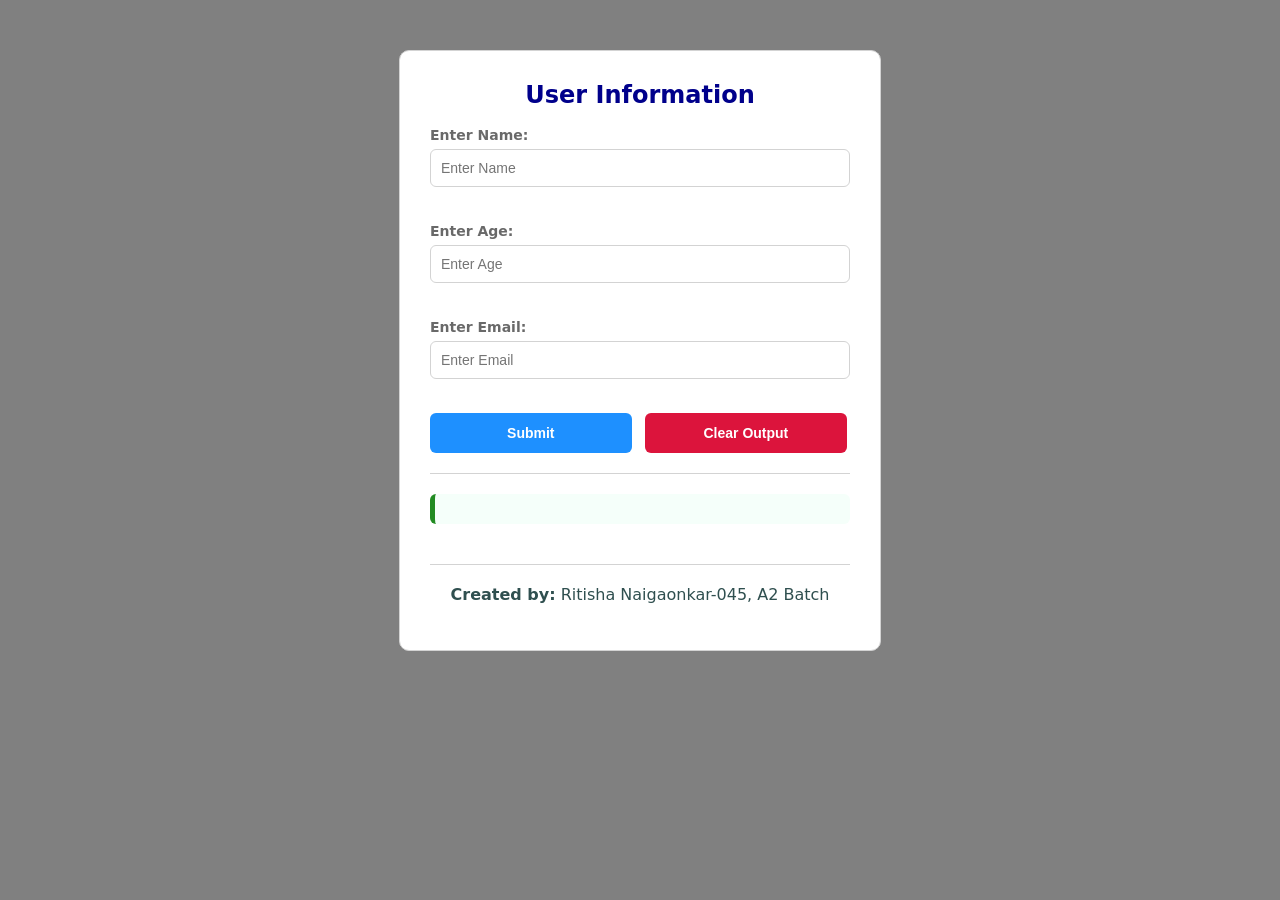
<file: Practical 1/index.html>
<!DOCTYPE html>
<html>
<head>
	<title>JS Practical 1</title>
    <link rel="stylesheet" href="style.css">

	<script>
		window.onload = function () {
			alert("Welcome to SIT Nagpur");
		};

		function showWelcome() {
            let name = document.getElementById("name").value;
            let age = document.getElementById("age").value;
            let email = document.getElementById("email").value;

            document.getElementById("output").innerHTML = 
                "<h2>Welcome, " + name + "!</h2>" +
                "<p>Your Age is: " + age + "</p>" +
                "<p>Your Email is: " + email + "</p>";

            console.log("User Name: " + name);
            console.log("User Age: " + age);
            console.log("User Email: " + email);
            console.warn("This is a warning message.");
            console.error("This is an error message (Demo Purpose).");
        }

        function resetOutput() {
            document.getElementById("output").innerHTML = "";
        }
    </script>
</head>

<body>
    <h1>User Information</h1>

    <label>Enter Name:</label><br>
    <input type="text" id="name" placeholder="Enter Name"><br><br>

    <label>Enter Age:</label><br>
    <input type="number" id="age" placeholder="Enter Age"><br><br>

    <label>Enter Email:</label><br>
    <input type="email" id="email" placeholder="Enter Email"><br><br>

    <button onclick="showWelcome();">
        Submit
    </button>

    <button onclick="resetOutput();">
        Clear Output
    </button>

    <hr>

    <div id="output"></div>

     <footer style="margin-top:40px; text-align:center; font-size:16px">
        <hr>
        <p><strong>Created by:</strong> Ritisha Naigaonkar-045, A2 Batch</p>
    </footer>

<script src="script.js"></script>

</body>
</html>
</file>
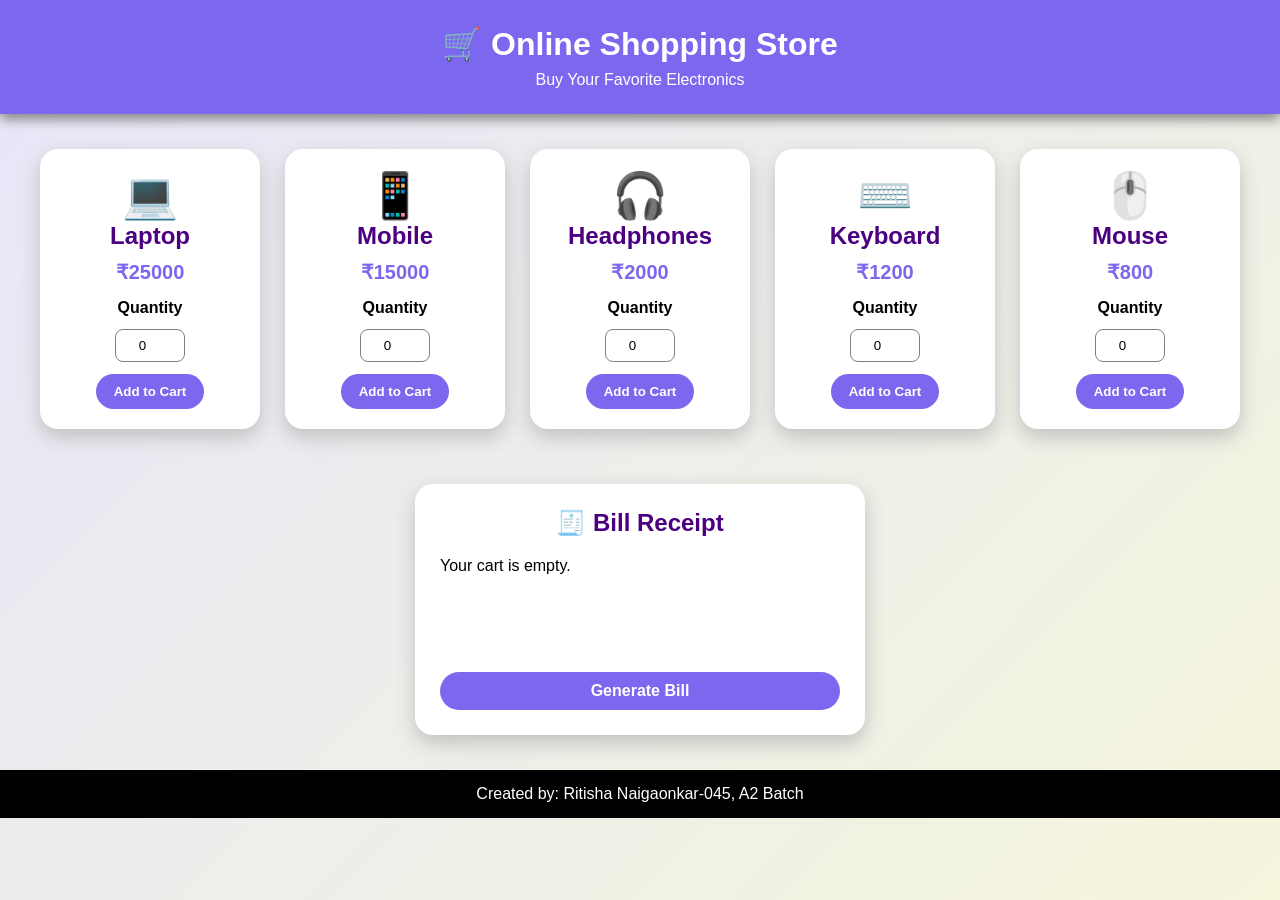
<file: Practical 2/index.html>
<!DOCTYPE html>
<html lang="en">
<head>
    <meta charset="UTF-8">
    <meta name="viewport" content="width=device-width, initial-scale=1.0">
    <title>Online Shopping Store</title>
    <link rel="stylesheet" href="style.css">
</head>

<body>

<header>
    <h1>🛒 Online Shopping Store</h1>
    <p>Buy Your Favorite Electronics</p>
</header>

<section class="products">

    <div class="card">
        <h2><span>💻</span><br>Laptop</h2>
        <p class="price">₹25000</p>

        <label>Quantity</label><br>
        <input type="number" id="laptop" value="0" min="0"><br>

        <button onclick="addItem('Laptop',25000,document.getElementById('laptop').value)">
            Add to Cart
        </button>
    </div>

    <div class="card">
        <h2><span>📱</span><br>Mobile</h2>
        <p class="price">₹15000</p>

        <label>Quantity</label><br>
        <input type="number" id="mobile" value="0" min="0"><br>

        <button onclick="addItem('Mobile',15000,document.getElementById('mobile').value)">
            Add to Cart
        </button>
    </div>

    <div class="card">
        <h2><span>🎧</span><br>Headphones</h2>
        <p class="price">₹2000</p>

        <label>Quantity</label><br>
        <input type="number" id="headphone" value="0" min="0"><br>

        <button onclick="addItem('Headphones',2000,document.getElementById('headphone').value)">
            Add to Cart
        </button>
    </div>

    <div class="card">
        <h2><span>⌨️</span><br>Keyboard</h2>
        <p class="price">₹1200</p>

        <label>Quantity</label><br>
        <input type="number" id="keyboard" value="0" min="0"><br>

        <button onclick="addItem('Keyboard',1200,document.getElementById('keyboard').value)">
            Add to Cart
        </button>
    </div>

    <div class="card">
        <h2><span>🖱️</span><br>Mouse</h2>
        <p class="price">₹800</p>

        <label>Quantity</label><br>
        <input type="number" id="mouse" value="0" min="0"><br>

        <button onclick="addItem('Mouse',800,document.getElementById('mouse').value)">
            Add to Cart
        </button>
    </div>

</section>

<section class="bill">

    <h2>🧾 Bill Receipt</h2>

    <div id="receipt">
        Your cart is empty.
    </div>

    <button class="billBtn" onclick="generateBill()">
        Generate Bill
    </button>

</section>

<footer>
    Created by: Ritisha Naigaonkar-045, A2 Batch
</footer>

<script src="script.js"></script>

</body>
</html>
</file>
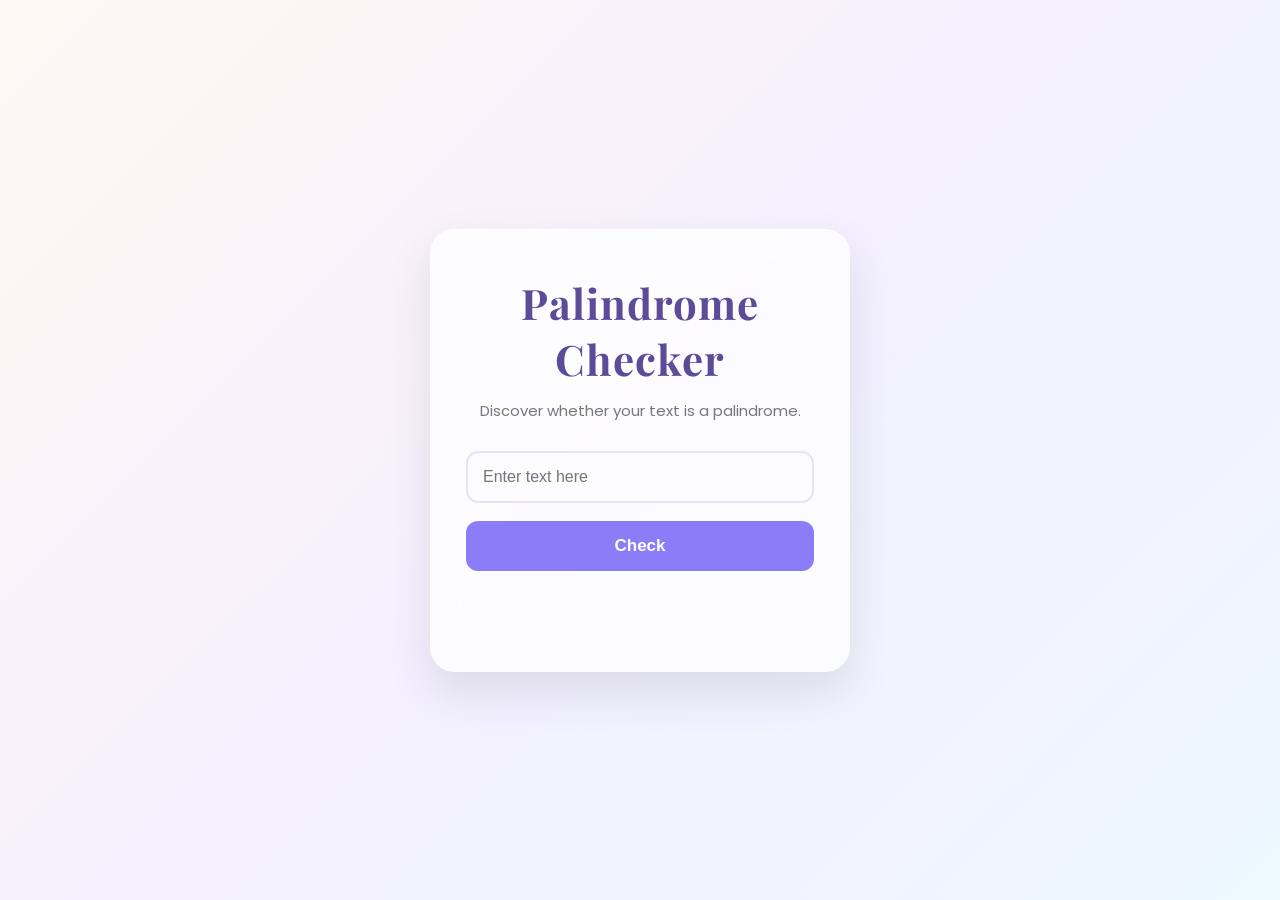
<file: Practical 4/index.html>
<!DOCTYPE html>
<html lang="en">
<head>
    <link rel="preconnect" href="https://fonts.googleapis.com">
<link rel="preconnect" href="https://fonts.gstatic.com" crossorigin>

<link href="https://fonts.googleapis.com/css2?family=Poppins:wght@300;400;600&family=Playfair+Display:wght@700&display=swap" rel="stylesheet">
    <meta charset="UTF-8">
    <meta name="viewport" content="width=device-width, initial-scale=1.0">
    <title>Palindrome Checker</title>
    <link rel="stylesheet" href="style.css">
</head>
<body>

<div class="container">

    <h1>Palindrome Checker</h1>
<p>Discover whether your text is a palindrome.</p>

    <input
        type="text"
        id="textInput"
        placeholder="Enter text here">

    <button onclick="checkPalindrome()">
        Check
    </button>

    <div id="result"></div>

</div>

<script src="script.js"></script>

</body>
</html>
</file>
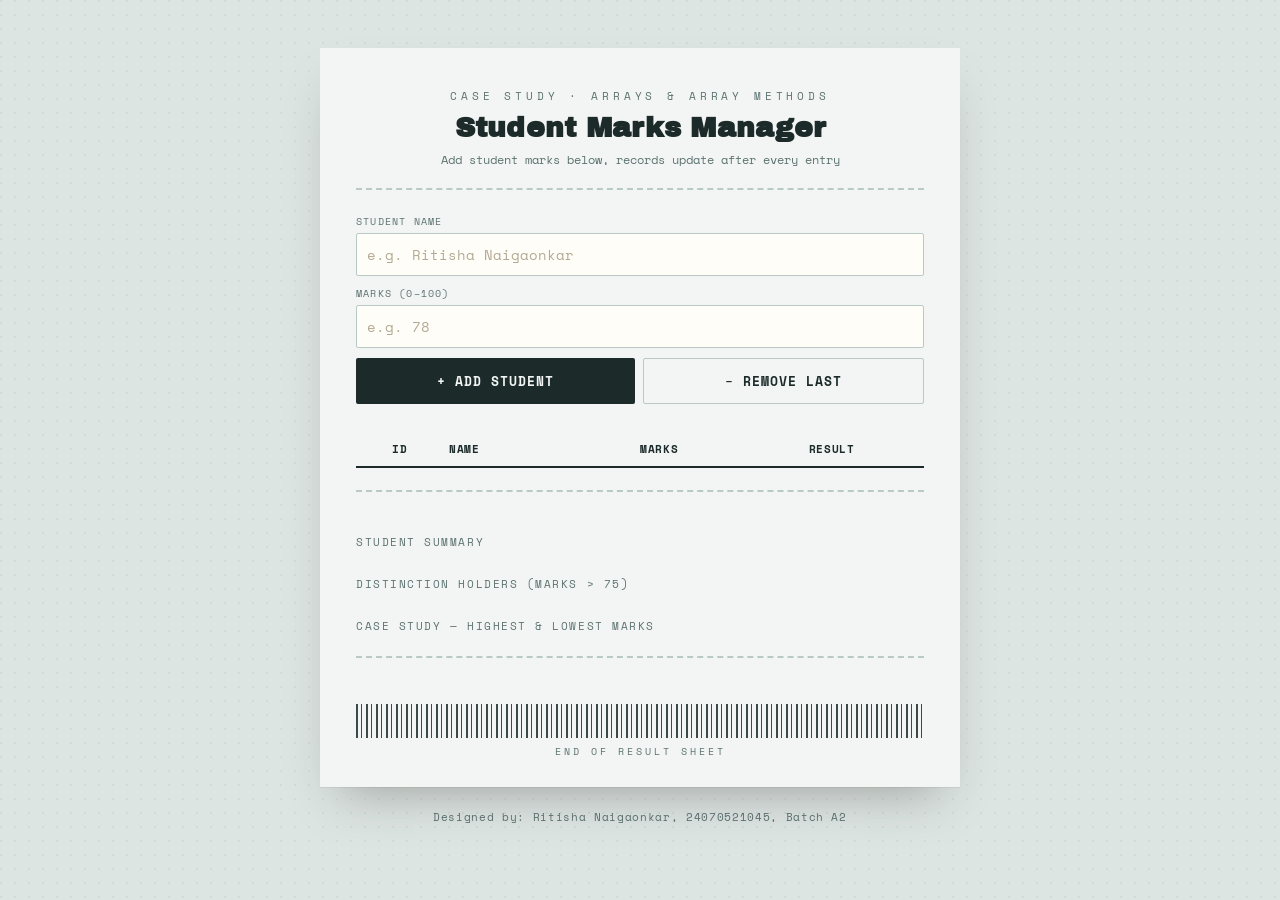
<file: Practical 5/index.html>
<!DOCTYPE html>
<html lang="en">
<head>
    <meta charset="UTF-8">
    <meta name="viewport" content="width=device-width, initial-scale=1.0">
    <title>Student Marks Manager</title>

    <link rel="preconnect" href="https://fonts.googleapis.com">
    <link href="https://fonts.googleapis.com/css2?family=Space+Mono:wght@400;700&family=Archivo+Black&display=swap" rel="stylesheet">
    <link rel="stylesheet" href="style.css">
</head>

<body>

    <div class="receipt">
        <header>
            <div class="eyebrow">Case Study · Arrays &amp; Array Methods</div>
            <h2>Student Marks Manager</h2>
            <div class="tagline">Add student marks below, records update after every entry</div>
        </header>

        <div class="entry-form">
            <div class="field full">
                <label for="name">Student Name</label>
                <input type="text" id="name" placeholder="e.g. Ritisha Naigaonkar">
            </div>
            <div class="field full">
                <label for="marks">Marks (0–100)</label>
                <input type="number" id="marks" placeholder="e.g. 78" min="0" max="100">
            </div>
        </div>

        <div class="btn-row">
            <button onclick="addStudent()">+ Add Student</button>
            <button class="ghost" onclick="removeLastStudent()">− Remove Last</button>
        </div>

        <table id="marksTable">
            <tr>
                <th>ID</th>
                <th>Name</th>
                <th>Marks</th>
                <th>Result</th>
            </tr>
        </table>

        <div class="result" id="result"></div>

        <h3>Student Summary</h3>
        <ul id="summary"></ul>

        <h3>Distinction Holders (Marks &gt; 75)</h3>
        <ul id="distinction"></ul>

        <h3>Case Study — Highest &amp; Lowest Marks</h3>
        <div class="result" id="marksExtremes"></div>

        <div class="barcode"></div>
        <div class="barcode-label">END OF RESULT SHEET</div>
    </div>

    <footer class="site-footer">
        Designed by: Ritisha Naigaonkar, 24070521045, Batch A2
    </footer>

    <script src="script.js"></script>

</body>
</html>
</file>
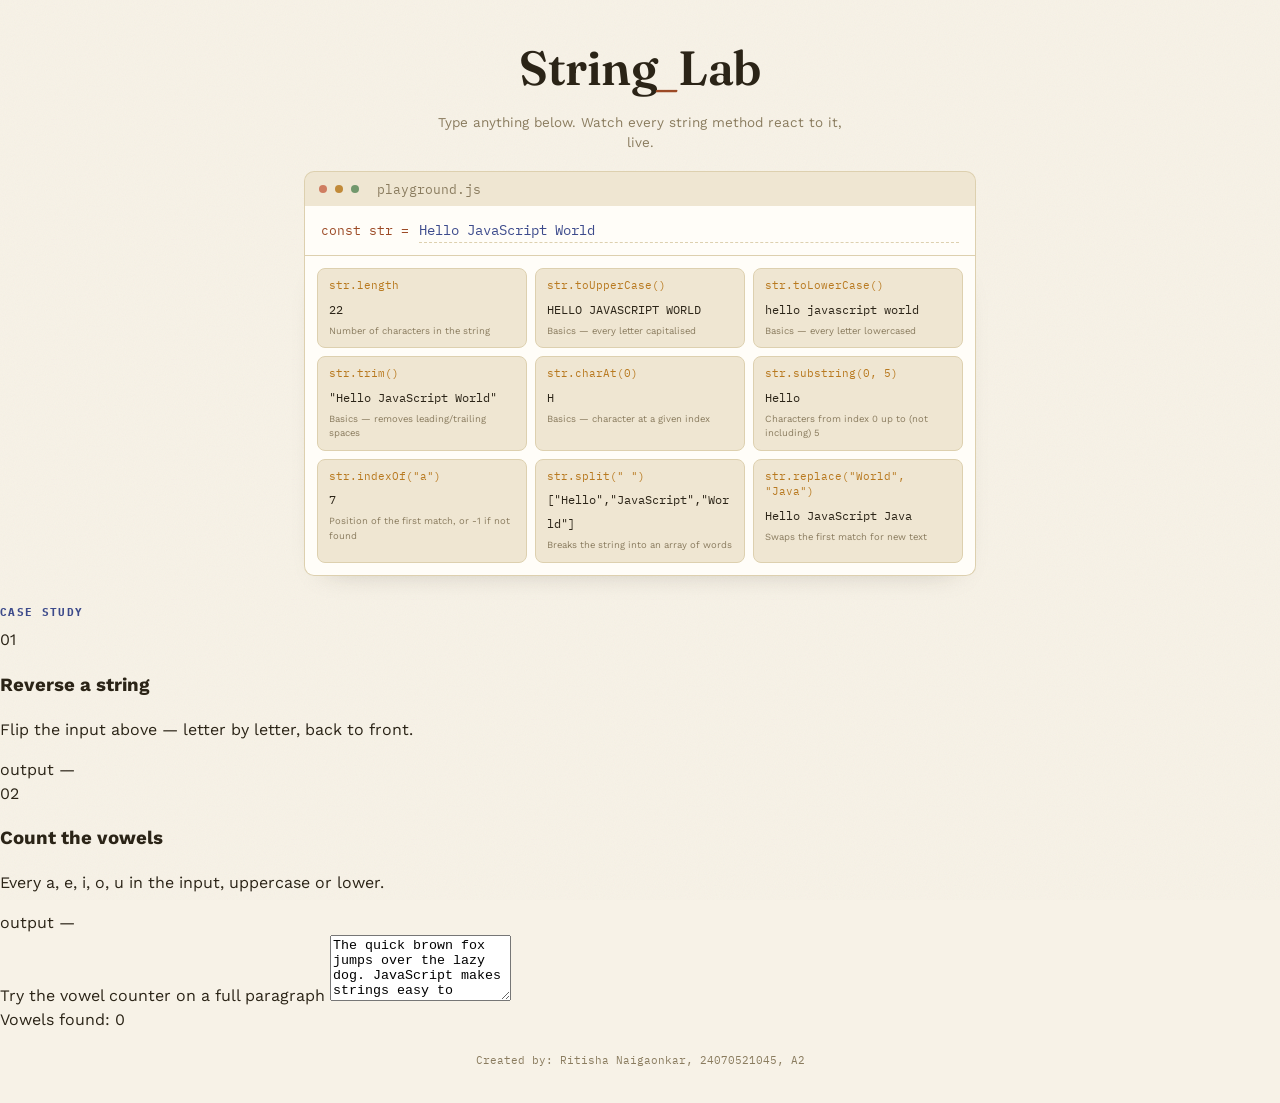
<file: Practical 6/index.html>
<!DOCTYPE html>
<html lang="en">
<head>
<meta charset="UTF-8">
<meta name="viewport" content="width=device-width, initial-scale=1.0">
<title>String Lab — JavaScript String Operations</title>
<link rel="preconnect" href="https://fonts.googleapis.com">
<link href="https://fonts.googleapis.com/css2?family=Fraunces:ital,opsz,wght@0,9..144,500;0,9..144,600;0,9..144,700;1,9..144,500&family=IBM+Plex+Mono:wght@400;500;600;700&family=Work+Sans:wght@400;500;600&display=swap" rel="stylesheet">
<link rel="stylesheet" href="style.css">
</head>
<body>

  <div class="noise"></div>

  <header class="hero">
    <h1 class="title">String<span class="cursor">_</span>Lab</h1>
    <p class="subtitle">Type anything below. Watch every string method react to it, live.</p>
  </header>

  <!-- SIGNATURE: live playground -->
  <section class="playground">
    <div class="playground-head">
      <span class="dot red"></span><span class="dot yellow"></span><span class="dot green"></span>
      <span class="playground-label">playground.js</span>
    </div>

    <div class="input-row">
      <span class="prompt">const str =</span>
      <input id="strInput" type="text" value="Hello JavaScript World" spellcheck="false">
    </div>

    <div id="resultsGrid" class="results-grid"></div>
  </section>

  <!-- Case study section -->
  <section class="case-study">
    <p class="eyebrow"><b>Case Study</b></p>
    <div class="case-grid">
      <article class="case-card">
        <span class="case-index">01</span>
        <h3>Reverse a string</h3>
        <p class="case-desc">Flip the input above — letter by letter, back to front.</p>
        <div class="case-output">
          <span class="case-output-label">output</span>
          <span id="reverseOutput" class="case-output-value">—</span>
        </div>
      </article>

      <article class="case-card">
        <span class="case-index">02</span>
        <h3>Count the vowels</h3>
        <p class="case-desc">Every a, e, i, o, u in the input, uppercase or lower.</p>
        <div class="case-output">
          <span class="case-output-label">output</span>
          <span id="vowelOutput" class="case-output-value">—</span>
        </div>
      </article>
    </div>

    <div class="paragraph-block">
      <label for="paraInput" class="paragraph-label">Try the vowel counter on a full paragraph</label>
      <textarea id="paraInput" rows="4" spellcheck="false">The quick brown fox jumps over the lazy dog. JavaScript makes strings easy to explore, one character at a time.</textarea>
      <div class="paragraph-result">
        Vowels found: <span id="paraVowelCount">0</span>
      </div>
    </div>
  </section>

  <footer class="footer">
    <p>Created by: Ritisha Naigaonkar, 24070521045, A2</p>
  </footer>

  <script src="script.js"></script>
</body>
</html>
</file>
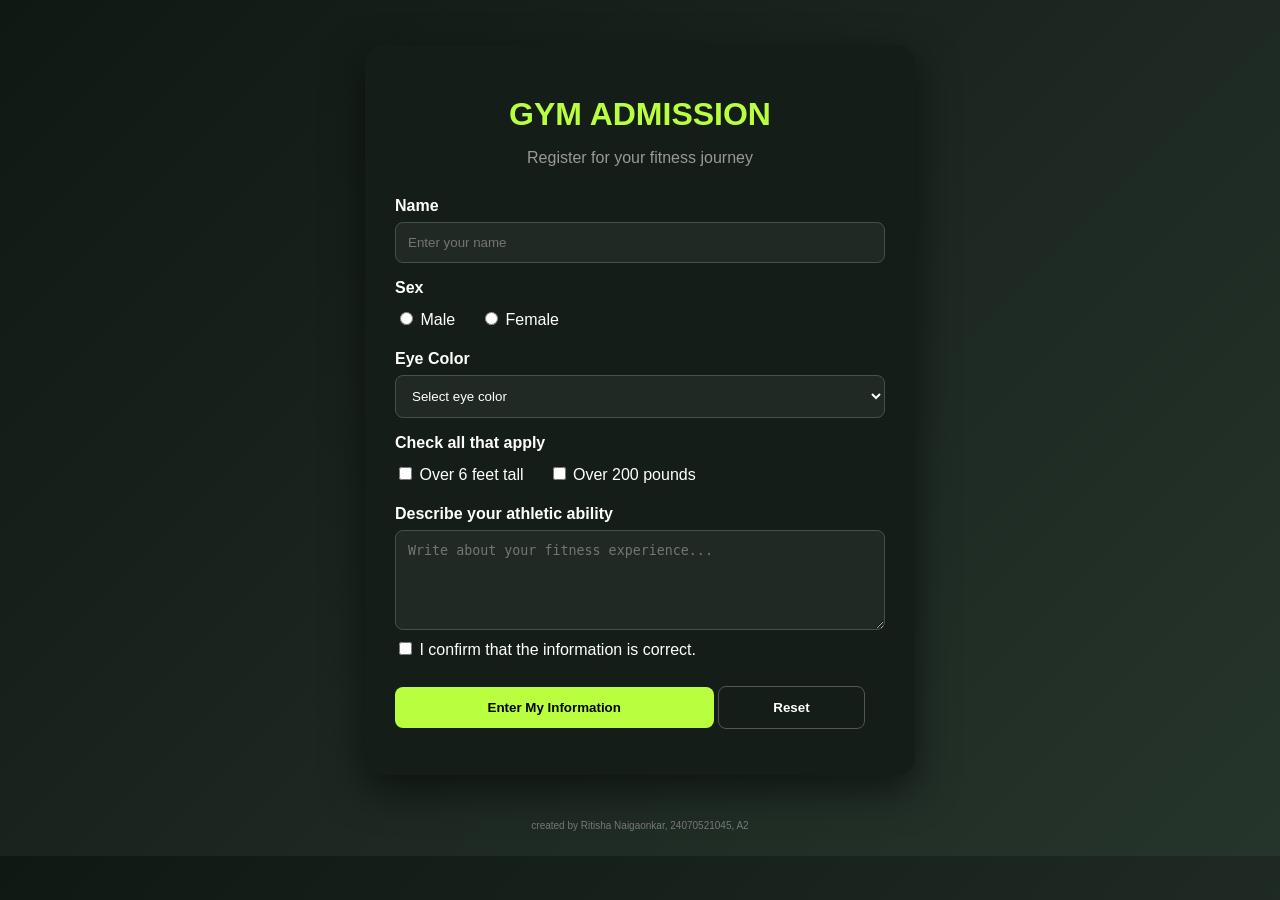
<file: Practical 8/index.html>
<!DOCTYPE html>
<html>
<head>
    <title>Gym Admission Form</title>
    <link rel="stylesheet" href="style.css">
</head>

<body>

<div class="container">
    <h1>GYM ADMISSION</h1>
    <p class="sub">Register for your fitness journey</p>

    <form id="gymForm">

        <label>Name</label>
        <input type="text" id="name" placeholder="Enter your name">
        <small id="nameError"></small>

        <label>Sex</label>
        <div class="radio">
            <label><input type="radio" name="sex" value="Male"> Male</label>
            <label><input type="radio" name="sex" value="Female"> Female</label>
        </div>
        <small id="sexError"></small>

        <label>Eye Color</label>
        <select id="eye">
            <option value="">Select eye color</option>
            <option>Black</option>
            <option>Brown</option>
            <option>Blue</option>
            <option>Green</option>
            <option>Grey</option>
        </select>
        <small id="eyeError"></small>

        <label>Check all that apply</label>
        <div class="checks">
            <label><input type="checkbox"> Over 6 feet tall</label>
            <label><input type="checkbox"> Over 200 pounds</label>
        </div>

        <label>Describe your athletic ability</label>
        <textarea id="ability" maxlength="200"
                  placeholder="Write about your fitness experience..."></textarea>
        <small id="abilityError"></small>

        <label class="confirm">
            <input type="checkbox" id="confirm">
            I confirm that the information is correct.
        </label>

        <button type="submit">Enter My Information</button>
        <button type="reset" class="reset">Reset</button>

    </form>

    <p id="success"></p>
</div>

<footer>
    created by Ritisha Naigaonkar, 24070521045, A2
</footer>

<script src="script.js"></script>
</body>
</html>
</file>
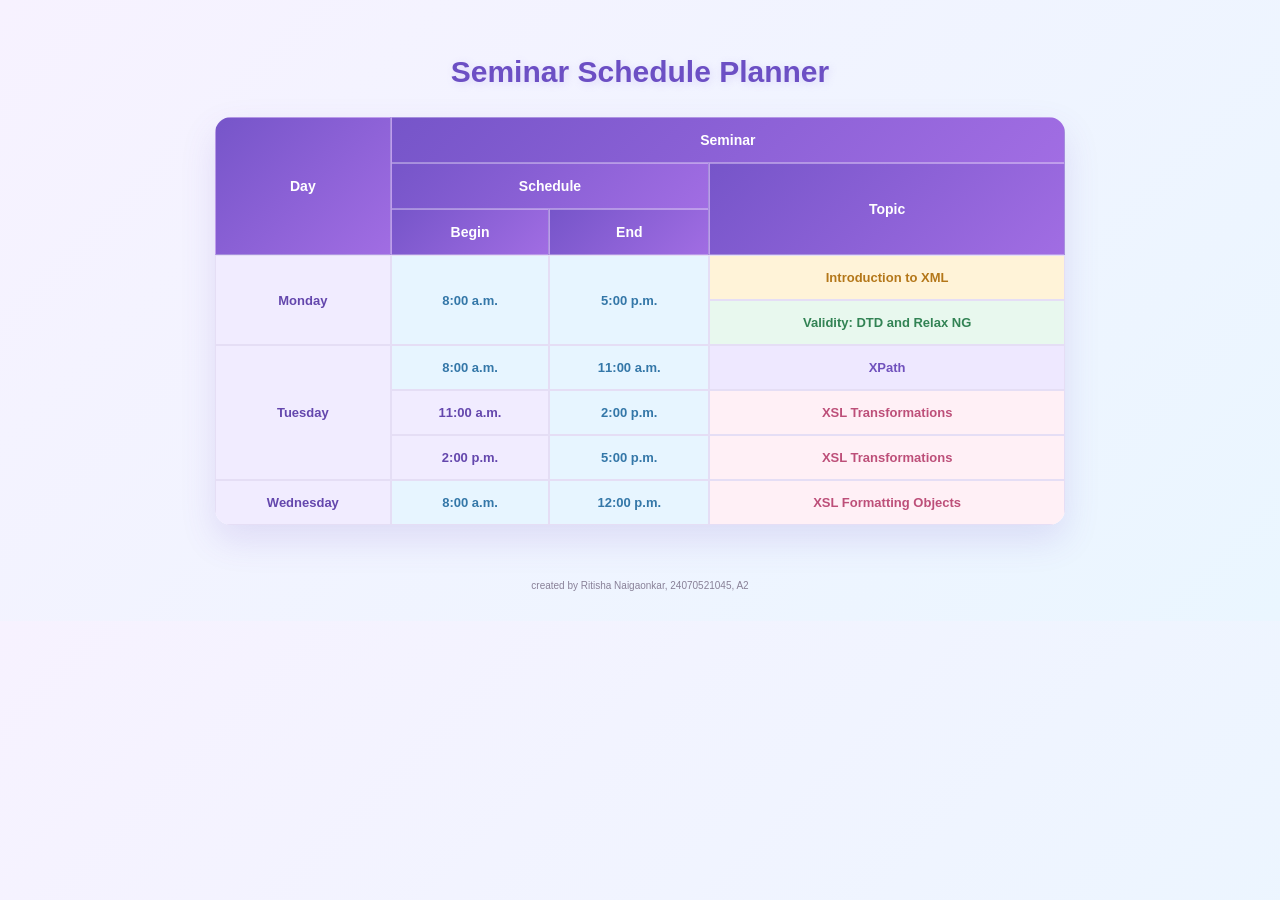
<file: Practical 9/index.html>
<!DOCTYPE html>
<html>
<head>
    <title>Seminar Schedule</title>
    <link rel="stylesheet" href="style.css">
</head>

<body>

<div class="container">

    <h1>Seminar Schedule Planner</h1>

    <table>

        <tr>
            <th rowspan="3">Day</th>
            <th colspan="3">Seminar</th>
        </tr>

        <tr>
            <th colspan="2">Schedule</th>
            <th rowspan="2">Topic</th>
        </tr>

        <tr>
            <th>Begin</th>
            <th>End</th>
        </tr>


        <!-- Monday -->
        <tr>
            <td rowspan="2">Monday</td>

            <td rowspan="2"
                class="time"
                data-info="Monday | 8:00 a.m. - 5:00 p.m.">
                8:00 a.m.
            </td>

            <td rowspan="2"
                class="time"
                data-info="Monday | 8:00 a.m. - 5:00 p.m.">
                5:00 p.m.
            </td>

            <td class="topic"
                data-info="Monday | Introduction to XML">
                Introduction to XML
            </td>
        </tr>

        <tr>
            <td class="topic"
                data-info="Monday | Validity: DTD and Relax NG">
                Validity: DTD and Relax NG
            </td>
        </tr>


        <!-- Tuesday -->
        <tr>
            <td rowspan="3">Tuesday</td>

            <td class="time"
                data-info="Tuesday | 8:00 a.m. - 11:00 a.m.">
                8:00 a.m.
            </td>

            <td class="time"
                data-info="Tuesday | 8:00 a.m. - 11:00 a.m.">
                11:00 a.m.
            </td>

            <td class="topic"
                data-info="Tuesday | XPath">
                XPath
            </td>
        </tr>

        <tr>
            <td class="time"
                data-info="Tuesday | 11:00 a.m. - 2:00 p.m.">
                11:00 a.m.
            </td>

            <td class="time"
                data-info="Tuesday | 11:00 a.m. - 2:00 p.m.">
                2:00 p.m.
            </td>

            <td class="topic"
                data-info="Tuesday | XSL Transformations">
                XSL Transformations
            </td>
        </tr>

        <tr>
            <td class="time"
                data-info="Tuesday | 2:00 p.m. - 5:00 p.m.">
                2:00 p.m.
            </td>

            <td class="time"
                data-info="Tuesday | 2:00 p.m. - 5:00 p.m.">
                5:00 p.m.
            </td>

            <td class="topic"
                data-info="Tuesday | XSL Transformations">
                XSL Transformations
            </td>
        </tr>


        <!-- Wednesday -->
        <tr>
            <td>Wednesday</td>

            <td class="time"
                data-info="Wednesday | 8:00 a.m. - 12:00 p.m.">
                8:00 a.m.
            </td>

            <td class="time"
                data-info="Wednesday | 8:00 a.m. - 12:00 p.m.">
                12:00 p.m.
            </td>

            <td class="topic"
                data-info="Wednesday | XSL Formatting Objects">
                XSL Formatting Objects
            </td>
        </tr>

    </table>

</div>

<footer>
    created by Ritisha Naigaonkar, 24070521045, A2
</footer>

<script src="script.js"></script>

</body>
</html>
</file>
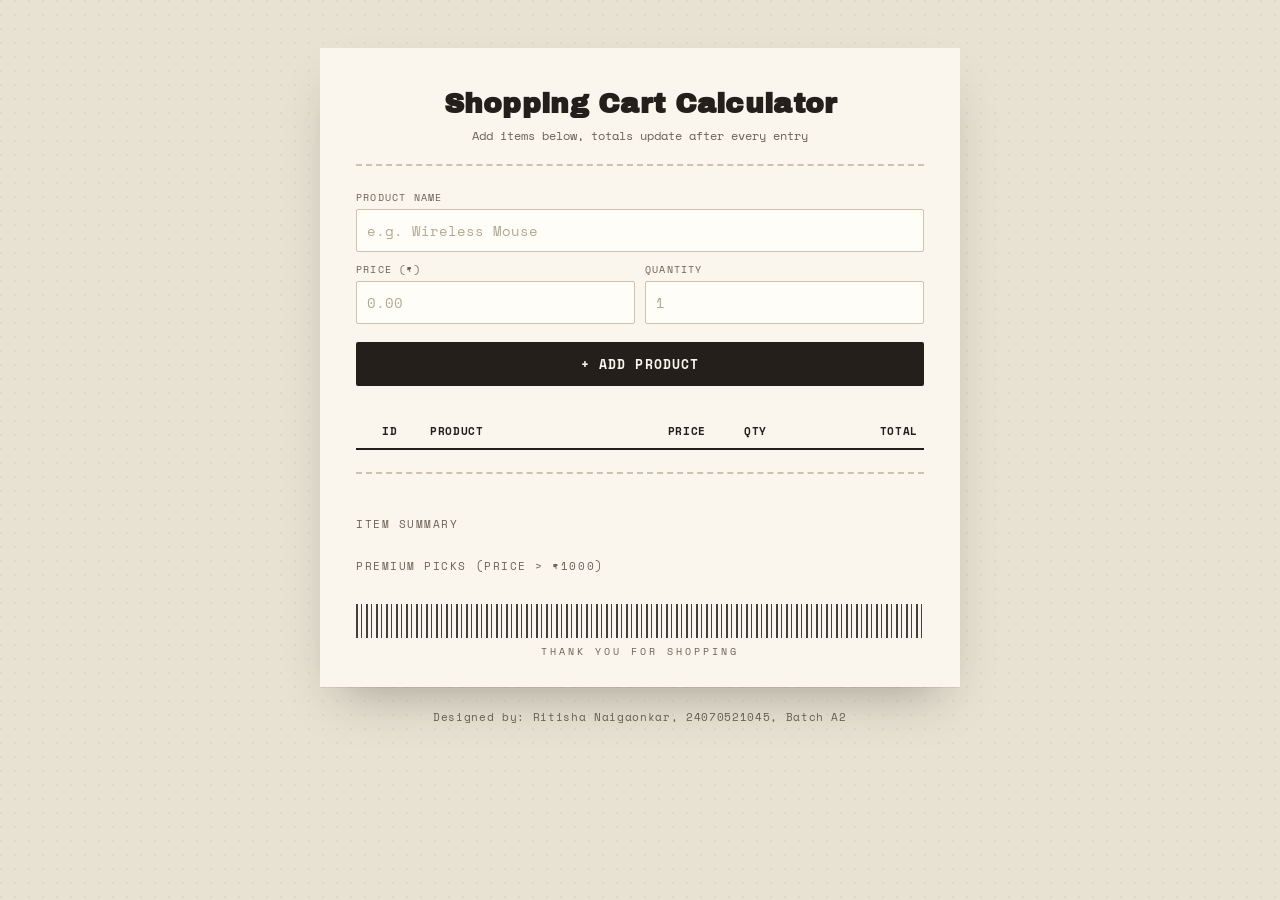
<file: Practical 5/main.html>
<!DOCTYPE html>
<html lang="en">
<head>
    <meta charset="UTF-8">
    <meta name="viewport" content="width=device-width, initial-scale=1.0">
    <title>Shopping Cart Calculator</title>

    <link rel="preconnect" href="https://fonts.googleapis.com">
    <link href="https://fonts.googleapis.com/css2?family=Space+Mono:wght@400;700&family=Archivo+Black&display=swap" rel="stylesheet">

    <style>
        :root {
            --paper: #faf6ed;
            --paper-dark: #f0e9d8;
            --ink: #241f1a;
            --ink-soft: #6b6255;
            --line: #cdc3ac;
            --stamp-red: #b23a2e;
            --stamp-green: #3b6e4f;
            --focus: #1f6f5c;
        }

        * {
            box-sizing: border-box;
        }

        body {
            font-family: 'Space Mono', 'Courier New', monospace;
            background: #e8e2d3;
            background-image:
                radial-gradient(circle at 1px 1px, rgba(0,0,0,0.045) 1px, transparent 0);
            background-size: 14px 14px;
            color: var(--ink);
            min-height: 100vh;
            margin: 0;
            padding: 48px 16px 72px;
            display: flex;
            flex-direction: column;
            align-items: center;
        }

        .receipt {
            width: 100%;
            max-width: 640px;
            background: var(--paper);
            padding: 40px 36px 28px;
            box-shadow:
                0 1px 0 rgba(0,0,0,0.05),
                0 24px 48px -20px rgba(36, 31, 26, 0.35);
            position: relative;
        }

        /* torn perforated edge at the bottom of the receipt */
        .receipt::after {
            content: "";
            position: absolute;
            left: 0;
            right: 0;
            bottom: -13px;
            height: 26px;
            background:
                radial-gradient(circle at 13px 0, transparent 13px, var(--paper) 13.5px) 0 -13px / 26px 26px repeat-x;
        }

        header {
            text-align: center;
            border-bottom: 2px dashed var(--line);
            padding-bottom: 20px;
            margin-bottom: 24px;
        }

        .eyebrow {
            font-size: 11px;
            letter-spacing: 0.35em;
            color: var(--ink-soft);
            text-transform: uppercase;
            margin-bottom: 8px;
        }

        h2 {
            font-family: 'Archivo Black', 'Space Mono', sans-serif;
            font-size: 28px;
            margin: 0;
            letter-spacing: 0.01em;
        }

        .tagline {
            font-size: 12px;
            color: var(--ink-soft);
            margin-top: 8px;
        }

        .entry-form {
            display: grid;
            grid-template-columns: 1fr 1fr;
            gap: 10px;
            margin-bottom: 10px;
        }

        .field {
            display: flex;
            flex-direction: column;
            gap: 4px;
        }

        .field.full {
            grid-column: 1 / -1;
        }

        label {
            font-size: 10px;
            letter-spacing: 0.12em;
            text-transform: uppercase;
            color: var(--ink-soft);
        }

        input {
            font-family: inherit;
            font-size: 14px;
            padding: 10px 10px;
            width: 100%;
            border: 1.5px solid var(--line);
            background: #fffdf8;
            color: var(--ink);
            border-radius: 2px;
            transition: border-color 0.15s ease, box-shadow 0.15s ease;
        }

        input::placeholder {
            color: #b3a993;
        }

        input:focus {
            outline: none;
            border-color: var(--focus);
            box-shadow: 0 0 0 3px rgba(31, 111, 92, 0.15);
        }

        button {
            font-family: inherit;
            font-weight: 700;
            font-size: 13px;
            letter-spacing: 0.08em;
            text-transform: uppercase;
            padding: 12px 15px;
            margin-top: 8px;
            width: 100%;
            cursor: pointer;
            background: var(--ink);
            color: var(--paper);
            border: none;
            border-radius: 2px;
            transition: transform 0.1s ease, background 0.15s ease;
        }

        button:hover {
            background: var(--focus);
        }

        button:active {
            transform: scale(0.98);
        }

        table {
            width: 100%;
            border-collapse: collapse;
            margin-top: 28px;
            font-size: 13px;
        }

        caption {
            text-align: left;
            font-size: 10px;
            letter-spacing: 0.12em;
            text-transform: uppercase;
            color: var(--ink-soft);
            margin-bottom: 8px;
        }

        th {
            font-size: 11px;
            letter-spacing: 0.06em;
            text-transform: uppercase;
            font-weight: 700;
            background: transparent;
            color: var(--ink);
            border-bottom: 2px solid var(--ink);
            border-top: none;
        }

        th, td {
            padding: 9px 6px;
            text-align: left;
        }

        td:nth-child(1),
        td:nth-child(4),
        th:nth-child(1),
        th:nth-child(4) {
            text-align: center;
        }

        td:nth-child(3),
        td:nth-child(5),
        th:nth-child(3),
        th:nth-child(5) {
            text-align: right;
        }

        table, td {
            border: none;
            border-bottom: 1px dashed var(--line);
        }

        tr:last-child td {
            border-bottom: 1px dashed var(--line);
        }

        tbody tr:hover td,
        tr:hover td {
            background: var(--paper-dark);
        }

        .result {
            margin-top: 22px;
            padding-top: 16px;
            border-top: 2px dashed var(--line);
            font-size: 14px;
            line-height: 1.9;
        }

        .result b {
            font-weight: 700;
        }

        .result-final {
            font-size: 20px;
            margin-top: 4px;
        }

        h3 {
            font-size: 11px;
            letter-spacing: 0.14em;
            text-transform: uppercase;
            color: var(--ink-soft);
            margin: 26px 0 8px;
            font-weight: 400;
        }

        ul {
            list-style: none;
            padding: 0;
            margin: 0;
            font-size: 13px;
        }

        ul li {
            padding: 6px 0;
            border-bottom: 1px dotted var(--line);
            display: flex;
            justify-content: space-between;
        }

        ul li:last-child {
            border-bottom: none;
        }

        #expensive li::before {
            content: "★ ";
            color: var(--stamp-red);
        }

        .barcode {
            margin-top: 30px;
            height: 34px;
            background: repeating-linear-gradient(
                90deg,
                var(--ink) 0px, var(--ink) 2px,
                transparent 2px, transparent 5px,
                var(--ink) 5px, var(--ink) 6px,
                transparent 6px, transparent 10px
            );
            opacity: 0.85;
        }

        .barcode-label {
            text-align: center;
            font-size: 10px;
            letter-spacing: 0.3em;
            color: var(--ink-soft);
            margin-top: 6px;
        }

        .site-footer {
            width: 100%;
            max-width: 640px;
            text-align: center;
            font-size: 11px;
            letter-spacing: 0.06em;
            color: var(--ink-soft);
            margin-top: 22px;
        }

        @media (max-width: 480px) {
            .receipt {
                padding: 28px 20px 24px;
            }
            .entry-form {
                grid-template-columns: 1fr;
            }
        }
    </style>
</head>

<body>

    <div class="receipt">
        <header>
            <h2>Shopping Cart Calculator</h2>
            <div class="tagline">Add items below, totals update after every entry</div>
        </header>

        <div class="entry-form">
            <div class="field full">
                <label for="name">Product Name</label>
                <input type="text" id="name" placeholder="e.g. Wireless Mouse">
            </div>
            <div class="field">
                <label for="price">Price (₹)</label>
                <input type="number" id="price" placeholder="0.00">
            </div>
            <div class="field">
                <label for="qty">Quantity</label>
                <input type="number" id="qty" placeholder="1">
            </div>
        </div>

        <button onclick="addProduct()">+ Add Product</button>

        <table id="cartTable">
            <tr>
                <th>ID</th>
                <th>Product</th>
                <th>Price</th>
                <th>Qty</th>
                <th>Total</th>
            </tr>
        </table>

        <div class="result" id="result"></div>

        <h3>Item Summary</h3>
        <ul id="summary"></ul>

        <h3>Premium Picks (Price &gt; ₹1000)</h3>
        <ul id="expensive"></ul>

        <div class="barcode"></div>
        <div class="barcode-label">THANK YOU FOR SHOPPING</div>
    </div>

    <footer class="site-footer">
        Designed by: Ritisha Naigaonkar, 24070521045, Batch A2
    </footer>

    <script>
        // Basic variables instead of an array - just plain counters and running totals
        let itemCount = 0;
        let cartTotal = 0;

        function addProduct() {

            let name = document.getElementById("name").value;
            let price = parseFloat(document.getElementById("price").value);
            let qty = parseInt(document.getElementById("qty").value);

            // Input validation
            if (name === "" || isNaN(price) || isNaN(qty)) {
                alert("Please enter all fields");
                return;
            }

            // New product's own total
            let itemTotal = price * qty;

            // Update running counters
            itemCount = itemCount + 1;
            cartTotal = cartTotal + itemTotal;

            // Add a row directly to the table for this one product
            let table = document.getElementById("cartTable");
            table.innerHTML += `
                <tr>
                    <td>${itemCount}</td>
                    <td>${name}</td>
                    <td>₹${price}</td>
                    <td>${qty}</td>
                    <td>₹${itemTotal}</td>
                </tr>
            `;

            // Add this product to the item summary list
            let summary = document.getElementById("summary");
            summary.innerHTML += `
                <li><span>${name}</span><span>₹${itemTotal}</span></li>
            `;

            // Check if this product is a "premium pick"
            if (price > 1000) {
                let expensive = document.getElementById("expensive");
                expensive.innerHTML += `
                    <li><span>${name}</span></li>
                `;
            }

            // Discount logic based on the running cart total
            let discount = 0;

            if (cartTotal >= 50000) {
                discount = cartTotal * 0.20;
            }
            else if (cartTotal >= 20000) {
                discount = cartTotal * 0.10;
            }
            else if (cartTotal >= 5000) {
                discount = cartTotal * 0.05;
            }

            let finalAmount = cartTotal - discount;

            // Display result
            document.getElementById("result").innerHTML = `
                <div>Total Amount: <b>₹${cartTotal.toFixed(2)}</b></div>
                <div>Discount: <b>₹${discount.toFixed(2)}</b></div>
                <div class="result-final">Final Amount: <b>₹${finalAmount.toFixed(2)}</b></div>
            `;

            // Clear input fields
            document.getElementById("name").value = "";
            document.getElementById("price").value = "";
            document.getElementById("qty").value = "";
            document.getElementById("name").focus();
        }
    </script>

</body>
</html>
</file>
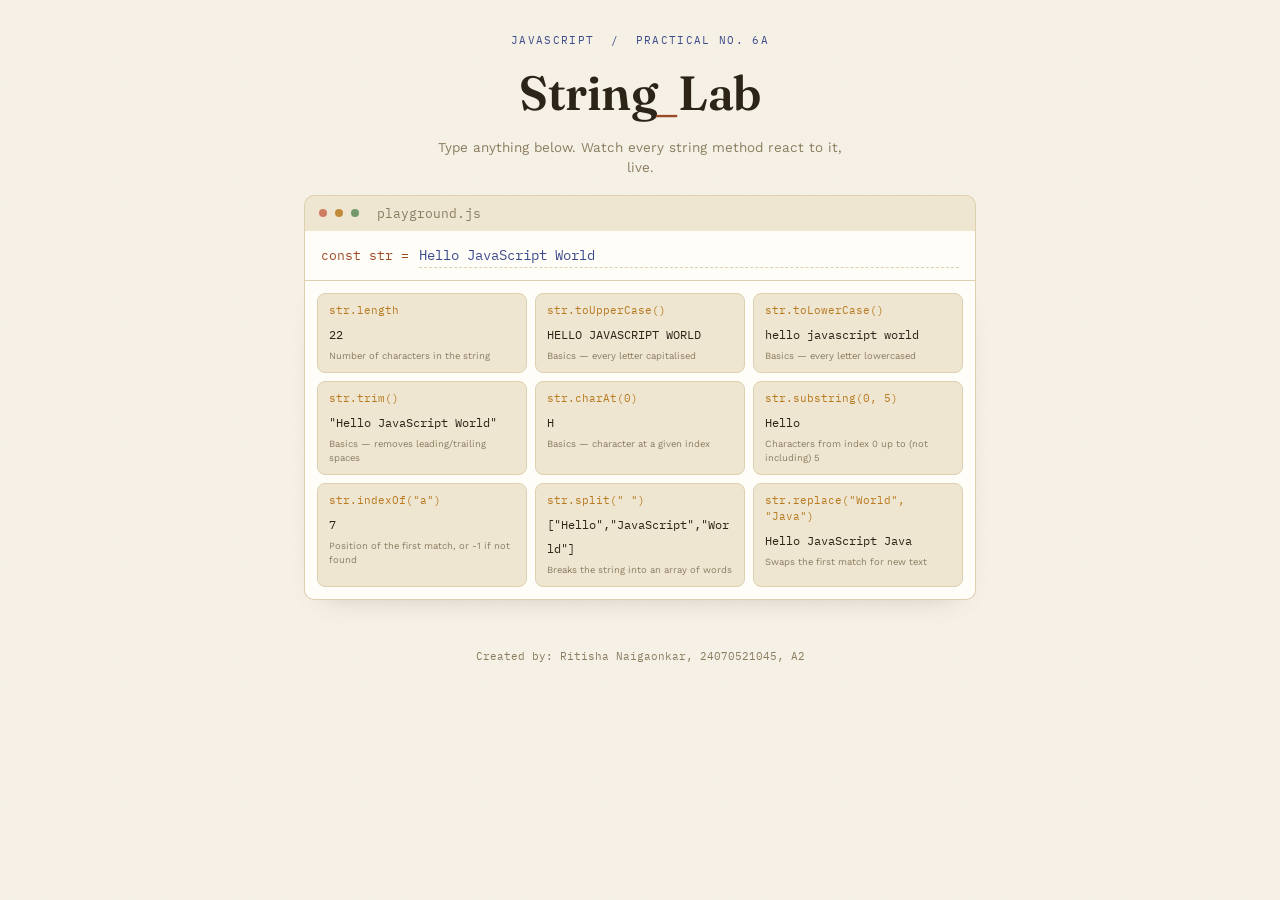
<file: Practical 6/index_exp.html>
<!DOCTYPE html>
<html lang="en">
<head>
<meta charset="UTF-8">
<meta name="viewport" content="width=device-width, initial-scale=1.0">
<title>String Lab — JavaScript String Operations</title>
<link rel="preconnect" href="https://fonts.googleapis.com">
<link href="https://fonts.googleapis.com/css2?family=Fraunces:ital,opsz,wght@0,9..144,500;0,9..144,600;0,9..144,700;1,9..144,500&family=IBM+Plex+Mono:wght@400;500;600;700&family=Work+Sans:wght@400;500;600&display=swap" rel="stylesheet">
<link rel="stylesheet" href="style.css">
</head>
<body>

  <div class="noise"></div>

  <header class="hero">
    <p class="eyebrow">JavaScript &nbsp;/&nbsp; Practical No. 6a</p>
    <h1 class="title">String<span class="cursor">_</span>Lab</h1>
    <p class="subtitle">Type anything below. Watch every string method react to it, live.</p>
  </header>

  <!-- SIGNATURE: live playground -->
  <section class="playground">
    <div class="playground-head">
      <span class="dot red"></span><span class="dot yellow"></span><span class="dot green"></span>
      <span class="playground-label">playground.js</span>
    </div>

    <div class="input-row">
      <span class="prompt">const str =</span>
      <input id="strInput" type="text" value="Hello JavaScript World" spellcheck="false">
    </div>

    <div id="resultsGrid" class="results-grid"></div>
  </section>

  <footer class="footer">
    <p>Created by: Ritisha Naigaonkar, 24070521045, A2</p>
  </footer>

  <script src="script.js"></script>
</body>
</html>
</file>
<file: Practical 1/style.css>
html {
    min-height: 100%;
    background-color: gray;
}

body {
    font-family: system-ui, -apple-system, sans-serif;
    color: darkslategray;
    max-width: 420px;
    margin: 50px auto;
    padding: 30px;
    border: 1px solid lightgray;
    border-radius: 10px;
    background-color: white;
}

h1 {
    color: darkblue;
    text-align: center;
    margin-top: 0;
    font-size: 24px;
}

label {
    font-weight: bold;
    color: dimgray;
    font-size: 14px;
}

input {
    width: 100%;
    padding: 10px;
    margin-top: 5px;
    margin-bottom: 15px;
    border: 1px solid lightgray;
    border-radius: 6px;
    box-sizing: border-box;
    font-size: 14px;
}

input:focus {
    border-color: deepskyblue;
    outline: none;
}

button {
    width: 48%;
    padding: 12px;
    background-color: dodgerblue;
    color: white;
    border: none;
    border-radius: 6px;
    font-weight: bold;
    font-size: 14px;
    cursor: pointer;
    margin-right: 2%;
}

button:last-of-type {
    background-color: crimson;
    margin-right: 0;
}

button:hover {
    opacity: 0.9;
}

hr {
    border: 0;
    height: 1px;
    background-color: lightgray;
    margin: 20px 0;
}

#output {
    padding: 15px;
    background-color: mintcream;
    border-left: 5px solid forestgreen;
    border-radius: 6px;
}

#output h2 {
    color: forestgreen;
    margin-top: 0;
    font-size: 18px;
}

#output p {
    color: darkslategray;
    margin-bottom: 0;
    font-size: 14px;
}
</file>
<file: Practical 2/style.css>
*{
    margin:0;
    padding:0;
    box-sizing:border-box;
    font-family:Arial, Helvetica, sans-serif;
}

body{
    background:linear-gradient(135deg, lavender, beige);
    background-attachment:fixed;
}

header{
    background:mediumslateblue;
    color:white;
    text-align:center;
    padding:25px;
    box-shadow:0 5px 12px gray;
}

header h1{
    margin-bottom:8px;
}

.products{
    display:flex;
    flex-wrap:wrap;
    justify-content:center;
    gap:25px;
    padding:35px;
}

.card{
    width:220px;
    background:white;
    border-radius:18px;
    padding:20px;
    text-align:center;
    box-shadow:0 8px 20px silver;
    animation:float 4s ease-in-out infinite;
    transition:0.4s;
}

.card:hover{
    transform:translateY(-12px) scale(1.05);
    box-shadow:0 15px 30px gray;
}

.card span{
    font-size:45px;
}

.card h2{
    margin-bottom:10px;
    color:indigo;
}

.price{
    font-size:20px;
    color:mediumslateblue;
    font-weight:bold;
    margin-bottom:15px;
}

.card label{
    font-weight:bold;
}

.card input{
    width:70px;
    padding:8px;
    margin:12px 0;
    text-align:center;
    border:1px solid gray;
    border-radius:8px;
}

button{
    background:mediumslateblue;
    color:white;
    border:none;
    padding:10px 18px;
    border-radius:25px;
    cursor:pointer;
    font-weight:bold;
    transition:0.3s;
}

button:hover{
    background:indigo;
    transform:scale(1.08);
}

.bill{
    width:450px;
    margin:20px auto;
    background:white;
    padding:25px;
    border-radius:18px;
    box-shadow:0 8px 20px silver;
}

.bill h2{
    text-align:center;
    color:indigo;
    margin-bottom:15px;
}

#receipt{
    line-height:28px;
    min-height:100px;
    margin-bottom:20px;
}

.billBtn{
    width:100%;
    font-size:16px;
}

footer{
    background:black;
    color:white;
    text-align:center;
    padding:15px;
    margin-top:35px;
}

@keyframes float{

    0%{
        transform:translateY(0);
    }

    50%{
        transform:translateY(-8px);
    }

    100%{
        transform:translateY(0);
    }

}

@media(max-width:600px){

.products{
    flex-direction:column;
    align-items:center;
}

.bill{
    width:90%;
}

}
</file>
<file: Practical 4/style.css>
*{
    margin:0;
    padding:0;
    box-sizing:border-box;
}

body{
    display:flex;
    justify-content:center;
    align-items:center;
    min-height:100vh;

    font-family:'Poppins',sans-serif;

    background:linear-gradient(135deg,#FFF8F2,#F4F0FF,#EDF8FF);

    padding:20px;
}

.container{

    width:420px;

    background:rgba(255,255,255,0.75);

    backdrop-filter:blur(18px);
    -webkit-backdrop-filter:blur(18px);

    border:1px solid rgba(255,255,255,.6);

    border-radius:25px;

    padding:45px 35px;

    text-align:center;

    box-shadow:0 20px 45px rgba(60,60,60,.12);

    transition:.3s;

}

.container:hover{

    transform:translateY(-4px);

    box-shadow:0 25px 55px rgba(60,60,60,.15);

}

h1{

    font-family:'Playfair Display',serif;

    font-size:42px;

    color:#5C4B99;

    margin-bottom:12px;

    letter-spacing:1px;

}

p{

    color:#777;

    font-size:15px;

    margin-bottom:28px;

    line-height:1.6;

}

input{

    width:100%;

    padding:15px;

    font-size:16px;

    border:2px solid #E7E2FA;

    border-radius:12px;

    background:#FCFCFF;

    outline:none;

    transition:.3s;

}

input:focus{

    border-color:#8B7CF7;

    box-shadow:0 0 12px rgba(139,124,247,.2);

}

button{

    width:100%;

    margin-top:18px;

    padding:15px;

    border:none;

    border-radius:12px;

    background:#8B7CF7;

    color:white;

    font-size:17px;

    font-weight:600;

    cursor:pointer;

    transition:.3s;

}

button:hover{

    background:#6F61E8;

    transform:translateY(-2px);

}

button:active{

    transform:scale(.98);

}

#result{

    margin-top:25px;

    font-size:22px;

    font-weight:600;

    min-height:30px;

}

@media(max-width:480px){

.container{

    width:100%;

    padding:35px 25px;

}

h1{

    font-size:34px;

}

}
</file>
<file: Practical 5/style.css>
:root {
    --paper: #f2f5f4;
    --paper-dark: #e6ebe9;
    --ink: #1c2b2a;
    --ink-soft: #5d7370;
    --line: #b9c9c5;
    --stamp-red: #b2472e;
    --stamp-green: #2f7a5e;
    --focus: #1f6f8b;
}

* {
    box-sizing: border-box;
}

body {
    font-family: 'Space Mono', 'Courier New', monospace;
    background: #dde5e3;
    background-image:
        radial-gradient(circle at 1px 1px, rgba(0,0,0,0.045) 1px, transparent 0);
    background-size: 14px 14px;
    color: var(--ink);
    min-height: 100vh;
    margin: 0;
    padding: 48px 16px 72px;
    display: flex;
    flex-direction: column;
    align-items: center;
}

.receipt {
    width: 100%;
    max-width: 640px;
    background: var(--paper);
    padding: 40px 36px 28px;
    box-shadow:
        0 1px 0 rgba(0,0,0,0.05),
        0 24px 48px -20px rgba(36, 31, 26, 0.35);
    position: relative;
}

.receipt::after {
    content: "";
    position: absolute;
    left: 0;
    right: 0;
    bottom: -13px;
    height: 26px;
    background:
        radial-gradient(circle at 13px 0, transparent 13px, var(--paper) 13.5px) 0 -13px / 26px 26px repeat-x;
}

header {
    text-align: center;
    border-bottom: 2px dashed var(--line);
    padding-bottom: 20px;
    margin-bottom: 24px;
}

.eyebrow {
    font-size: 11px;
    letter-spacing: 0.35em;
    color: var(--ink-soft);
    text-transform: uppercase;
    margin-bottom: 8px;
}

h2 {
    font-family: 'Archivo Black', 'Space Mono', sans-serif;
    font-size: 28px;
    margin: 0;
    letter-spacing: 0.01em;
}

.tagline {
    font-size: 12px;
    color: var(--ink-soft);
    margin-top: 8px;
}

.entry-form {
    display: grid;
    grid-template-columns: 1fr;
    gap: 10px;
    margin-bottom: 10px;
}

.field {
    display: flex;
    flex-direction: column;
    gap: 4px;
}

.field.full {
    grid-column: 1 / -1;
}

label {
    font-size: 10px;
    letter-spacing: 0.12em;
    text-transform: uppercase;
    color: var(--ink-soft);
}

input {
    font-family: inherit;
    font-size: 14px;
    padding: 10px 10px;
    width: 100%;
    border: 1.5px solid var(--line);
    background: #fffdf8;
    color: var(--ink);
    border-radius: 2px;
    transition: border-color 0.15s ease, box-shadow 0.15s ease;
}

input::placeholder {
    color: #b3a993;
}

input:focus {
    outline: none;
    border-color: var(--focus);
    box-shadow: 0 0 0 3px rgba(31, 111, 92, 0.15);
}

button {
    font-family: inherit;
    font-weight: 700;
    font-size: 13px;
    letter-spacing: 0.08em;
    text-transform: uppercase;
    padding: 12px 15px;
    margin-top: 8px;
    width: 100%;
    cursor: pointer;
    background: var(--ink);
    color: var(--paper);
    border: none;
    border-radius: 2px;
    transition: transform 0.1s ease, background 0.15s ease;
}

button:hover {
    background: var(--focus);
}

button:active {
    transform: scale(0.98);
}

.btn-row {
    display: flex;
    gap: 8px;
    margin-top: 8px;
}

.btn-row button {
    margin-top: 0;
}

button.ghost {
    background: transparent;
    color: var(--ink);
    border: 1.5px solid var(--line);
}

button.ghost:hover {
    background: var(--paper-dark);
    color: var(--ink);
}

table {
    width: 100%;
    border-collapse: collapse;
    margin-top: 28px;
    font-size: 13px;
}

th {
    font-size: 11px;
    letter-spacing: 0.06em;
    text-transform: uppercase;
    font-weight: 700;
    background: transparent;
    color: var(--ink);
    border-bottom: 2px solid var(--ink);
    border-top: none;
}

th, td {
    padding: 9px 6px;
    text-align: left;
}

td:nth-child(1),
td:nth-child(3),
td:nth-child(4),
th:nth-child(1),
th:nth-child(3),
th:nth-child(4) {
    text-align: center;
}

table, td {
    border: none;
    border-bottom: 1px dashed var(--line);
}

tr:last-child td {
    border-bottom: 1px dashed var(--line);
}

tbody tr:hover td,
tr:hover td {
    background: var(--paper-dark);
}

.result {
    margin-top: 22px;
    padding-top: 16px;
    border-top: 2px dashed var(--line);
    font-size: 14px;
    line-height: 1.9;
}

.result b {
    font-weight: 700;
}

h3 {
    font-size: 11px;
    letter-spacing: 0.14em;
    text-transform: uppercase;
    color: var(--ink-soft);
    margin: 26px 0 8px;
    font-weight: 400;
}

ul {
    list-style: none;
    padding: 0;
    margin: 0;
    font-size: 13px;
}

ul li {
    padding: 6px 0;
    border-bottom: 1px dotted var(--line);
    display: flex;
    justify-content: space-between;
}

ul li:last-child {
    border-bottom: none;
}

#distinction li::before {
    content: "★ ";
    color: var(--stamp-red);
}

.pass {
    color: var(--stamp-green);
    font-weight: 700;
}

.fail {
    color: var(--stamp-red);
    font-weight: 700;
}

.barcode {
    margin-top: 30px;
    height: 34px;
    background: repeating-linear-gradient(
        90deg,
        var(--ink) 0px, var(--ink) 2px,
        transparent 2px, transparent 5px,
        var(--ink) 5px, var(--ink) 6px,
        transparent 6px, transparent 10px
    );
    opacity: 0.85;
}

.barcode-label {
    text-align: center;
    font-size: 10px;
    letter-spacing: 0.3em;
    color: var(--ink-soft);
    margin-top: 6px;
}

.site-footer {
    width: 100%;
    max-width: 640px;
    text-align: center;
    font-size: 11px;
    letter-spacing: 0.06em;
    color: var(--ink-soft);
    margin-top: 22px;
}

@media (max-width: 480px) {
    .receipt {
        padding: 28px 20px 24px;
    }
}
</file>
<file: Practical 6/style.css>
:root {
  --bg:        #f7f2e7;
  --panel:     #fffdf8;
  --panel-alt: #efe6d2;
  --border:    #ddd0af;
  --text:      #2b2417;
  --muted:     #8a7c5f;
  --ink:       #3d4b8c;
  --gold:      #b8791f;
  --rust:      #9c4a26;

  --font-display: 'Fraunces', serif;
  --font-mono: 'IBM Plex Mono', monospace;
  --font-sans: 'Work Sans', sans-serif;
}

* { box-sizing: border-box; }

html { scroll-behavior: smooth; }

body {
  margin: 0;
  background: var(--bg);
  color: var(--text);
  font-family: var(--font-sans);
  line-height: 1.5;
  position: relative;
  overflow-x: hidden;
}

/* faint paper grain */
.noise {
  position: fixed;
  inset: 0;
  pointer-events: none;
  opacity: 0.05;
  z-index: 0;
  mix-blend-mode: multiply;
  background-image: url("data:image/svg+xml,%3Csvg xmlns='http://www.w3.org/2000/svg' width='120' height='120'%3E%3Cfilter id='n'%3E%3CfeTurbulence type='fractalNoise' baseFrequency='0.9' numOctaves='2' stitchTiles='stitch'/%3E%3C/filter%3E%3Crect width='100%25' height='100%25' filter='url(%23n)'/%3E%3C/svg%3E");
}

/* ---------- HERO ---------- */
.hero {
  max-width: 720px;
  margin: 0 auto;
  padding: 32px 24px 18px;
  text-align: center;
  position: relative;
  z-index: 1;
}

.eyebrow {
  font-family: var(--font-mono);
  font-size: 11px;
  letter-spacing: 0.12em;
  text-transform: uppercase;
  color: var(--ink);
  margin: 0 0 8px;
}

.title {
  font-family: var(--font-display);
  font-weight: 600;
  font-style: normal;
  font-size: clamp(32px, 6vw, 48px);
  margin: 0;
  letter-spacing: -0.01em;
  color: var(--text);
}

.title::after {
  content: "";
}

.cursor {
  color: var(--rust);
  font-family: var(--font-display);
  font-style: italic;
  font-weight: 500;
  animation: blink 1.1s step-end infinite;
}

@keyframes blink {
  50% { opacity: 0; }
}

.subtitle {
  font-size: 13.5px;
  color: var(--muted);
  margin: 8px auto 0;
  max-width: 420px;
  font-family: var(--font-sans);
}

/* ---------- PLAYGROUND ---------- */
.playground {
  max-width: 720px;
  margin: 0 auto 28px;
  padding: 0 24px;
  position: relative;
  z-index: 1;
}

.playground-head {
  background: var(--panel-alt);
  border: 1px solid var(--border);
  border-bottom: none;
  border-radius: 10px 10px 0 0;
  padding: 8px 14px;
  display: flex;
  align-items: center;
  gap: 8px;
}

.dot {
  width: 8px;
  height: 8px;
  border-radius: 50%;
  display: inline-block;
  opacity: 0.85;
}
.dot.red { background: #c96a4e; }
.dot.yellow { background: var(--gold); }
.dot.green { background: #5c8a5a; }

.playground-label {
  margin-left: 10px;
  font-family: var(--font-mono);
  font-size: 12.5px;
  color: var(--muted);
}

.input-row {
  background: var(--panel);
  border: 1px solid var(--border);
  border-top: none;
  padding: 12px 16px;
  display: flex;
  align-items: center;
  gap: 10px;
}

.prompt {
  font-family: var(--font-mono);
  color: var(--rust);
  font-size: 13px;
  white-space: nowrap;
}

#strInput {
  flex: 1;
  background: transparent;
  border: none;
  outline: none;
  font-family: var(--font-mono);
  font-size: 13.5px;
  color: var(--ink);
  padding: 3px 0;
  border-bottom: 1px dashed var(--border);
}

#strInput:focus {
  border-bottom-color: var(--ink);
}

.results-grid {
  background: var(--panel);
  border: 1px solid var(--border);
  border-top: none;
  border-radius: 0 0 10px 10px;
  padding: 12px;
  display: grid;
  grid-template-columns: repeat(auto-fit, minmax(180px, 1fr));
  gap: 8px;
  box-shadow: 0 12px 28px -22px rgba(43, 36, 23, 0.35);
}

.result-card {
  background: var(--panel-alt);
  border: 1px solid var(--border);
  border-radius: 8px;
  padding: 9px 11px;
  transition: border-color 0.2s ease, transform 0.2s ease, box-shadow 0.2s ease;
}

.result-card:hover {
  border-color: var(--ink);
  transform: translateY(-1px);
  box-shadow: 0 8px 18px -14px rgba(61, 75, 140, 0.4);
}

.result-method {
  font-family: var(--font-mono);
  font-size: 10.5px;
  color: var(--gold);
  display: block;
  margin-bottom: 3px;
}

.result-value {
  font-family: var(--font-mono);
  font-size: 12px;
  color: var(--text);
  word-break: break-all;
}

.result-hint {
  display: block;
  font-size: 9.5px;
  color: var(--muted);
  margin-top: 3px;
  font-family: var(--font-sans);
}

/* ---------- FOOTER ---------- */
.footer {
  text-align: center;
  padding: 10px 24px 24px;
  color: var(--muted);
  font-size: 10.5px;
  font-family: var(--font-mono);
  position: relative;
  z-index: 1;
}

@media (max-width: 520px) {
  .input-row { flex-direction: column; align-items: flex-start; }
  #strInput { width: 100%; }
}
</file>
<file: Practical 8/style.css>
* {
    box-sizing: border-box;
}

body {
    margin: 0;
    font-family: Arial, sans-serif;
    background: linear-gradient(135deg, #101814, #26352c);
    color: white;
}

.container {
    width: 90%;
    max-width: 550px;
    margin: 45px auto;
    padding: 30px;
    background: #151d19;
    border-radius: 18px;
    box-shadow: 0 15px 40px #0008;
}

h1 {
    color: #b9ff3f;
    text-align: center;
    margin-bottom: 5px;
}

.sub {
    text-align: center;
    color: #999;
    margin-bottom: 30px;
}

label {
    display: block;
    margin: 16px 0 7px;
    font-weight: bold;
}

input[type="text"],
select,
textarea {
    width: 100%;
    padding: 12px;
    background: #202923;
    color: white;
    border: 1px solid #465149;
    border-radius: 8px;
    outline: none;
}

input:focus,
select:focus,
textarea:focus {
    border-color: #b9ff3f;
}

textarea {
    height: 100px;
    resize: vertical;
}

.radio,
.checks {
    display: flex;
    gap: 25px;
}

.radio label,
.checks label,
.confirm {
    font-weight: normal;
    margin: 5px 0;
}

small {
    color: #ff6875;
    display: block;
    margin-top: 5px;
}

button {
    width: 65%;
    padding: 13px;
    margin-top: 22px;
    border: 0;
    border-radius: 8px;
    background: #b9ff3f;
    font-weight: bold;
    cursor: pointer;
}

button:hover {
    background: #d0ff78;
}

.reset {
    width: 30%;
    background: transparent;
    color: white;
    border: 1px solid #555;
}

#success {
    color: #7dffad;
    text-align: center;
    font-weight: bold;
}

footer {
    text-align: center;
    color: #777;
    font-size: 10px;
    margin: 25px;
}
</file>
<file: Practical 9/style.css>
* {
    box-sizing: border-box;
}

body {
    margin: 0;
    font-family: Arial, sans-serif;
    background: linear-gradient(135deg, #f7f2ff, #eaf6ff);
    color: #29243d;
}

.container {
    width: 92%;
    max-width: 850px;
    margin: 55px auto;
}

h1 {
    text-align: center;
    color: #6c4fc4;
    font-size: 30px;
    margin-bottom: 28px;
    text-shadow: 2px 2px 8px #8b6ee333;
}

table {
    width: 100%;
    border-collapse: separate;
    border-spacing: 0;
    background: white;
    border-radius: 16px;
    overflow: hidden;
    box-shadow: 0 15px 35px #6c4fc425;
}

th {
    background: linear-gradient(135deg, #7655c9, #a16de3);
    color: white;
    padding: 14px;
    border: 1px solid #ffffff55;
    font-size: 14px;
}

td {
    padding: 14px 10px;
    text-align: center;
    border: 1px solid #e5def5;
    font-size: 13px;
    transition: 0.2s;
}

td:first-child {
    background: #f1ecff;
    color: #6447ad;
    font-weight: bold;
}

/* Time cells */
.time {
    background: #e7f5ff;
    color: #3477a8;
    cursor: pointer;
    font-weight: bold;
}

.time:hover {
    background: #cdeaff;
    transform: scale(0.97);
}

/* Topic cells */
.topic {
    background: #fff0f6;
    color: #bd4f79;
    cursor: pointer;
    font-weight: bold;
}

.topic:hover {
    background: #ffd8e8;
    transform: scale(0.97);
}

/* Different topic colors */
tr:nth-child(4) .topic {
    background: #fff3d8;
    color: #b47719;
}

tr:nth-child(5) .topic {
    background: #e8f8ee;
    color: #328354;
}

tr:nth-child(6) .topic {
    background: #eee8ff;
    color: #7051bd;
}

footer {
    text-align: center;
    color: #898198;
    font-size: 10px;
    margin: 30px;
}

/* Mobile */
@media (max-width: 600px) {

    .container {
        overflow-x: auto;
    }

    table {
        min-width: 650px;
    }

    h1 {
        font-size: 24px;
    }
}
</file>
